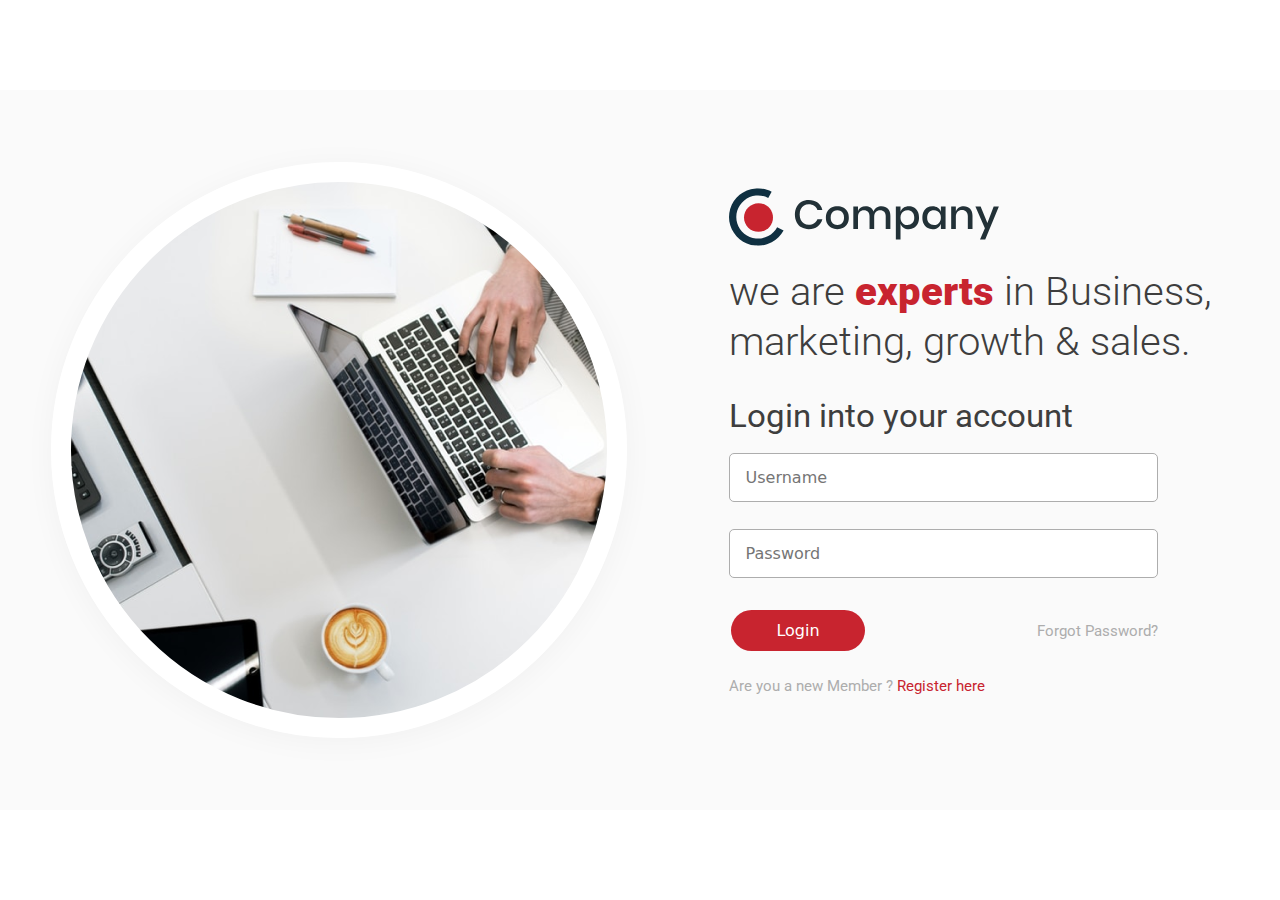
<file: HTML Training Assignment/index.html>
<!DOCTYPE html>
<html lang="en">
  <head>
    <meta charset="UTF-8" />
    <meta http-equiv="X-UA-Compatible" content="IE=edge" />
    <meta name="viewport" content="width=device-width, initial-scale=1.0" />
    <title>login page</title>
    <link href="./css/bootstrap.min.css" rel="stylesheet" />
    <link href="./css/style.css" rel="stylesheet" />
    <link
      rel="stylesheet"
      href="https://fonts.googleapis.com/css?family=Roboto"
    />
  </head>
  <body>
    <div class="login-page ">
      <div class="login-wrapper off-white-bg">
        <div class="image-wrapper">
          <div class="img"></div>
        </div>

        <div class="login-form">
          <div class="form-wrapper">
            <img class="company-logo" src="./images/header-logo.svg" />
            <h1 class="info-text">
              we are <span>experts</span> in Business, marketing, growth &
              sales.
            </h1>
            <p class="form-label">Login into your account</p>
            <div class="form">
              <input
                class="input-username"
                type="text"
                name=""
                id=""
                placeholder="Username"
              />
              <input
                class="input-password"
                type="password"
                name=""
                id=""
                placeholder="Password"
              />
              <div class="login-btn-wrapper">
                <button class="btn-login">
                  <span class="login-text">Login</span>
                </button>
                <p class="forgot-pwd">Forgot Password?</p>
              </div>

              <p class="register-link">
                Are you a new Member ? <span class="link">Register here</span>
              </p>
            </div>
          </div>
        </div>
      </div>
    </div>
  </body>
</html>
</file>
<file: HTML Training Assignment/css/style.css>
* {
  opacity: 1;
  margin: 0px;
  padding: 0px;
}
.off-white-bg {
  background: #fafafa 0% 0% no-repeat padding-box;
}
.white-bg {
  background: #ffffff 0% 0% no-repeat padding-box;
}

.login-page {
  height: 100vh;
  width: 100%;
  display: flex;
  align-items: center;
  justify-content: center;
}
.login-wrapper {
  width: 1560px;
  height: 720px;
  display: flex;
  align-items: center;
  justify-content: space-around;
}
.image-wrapper {
  display: flex;
  align-items: center;
  justify-content: center;
}
.img {
  width: 576px;
  height: 576px;
  border-radius: 50%;
  background: url("../images/hero-image.png");
  box-shadow: 0px 4px 31px #0000000a;
  border: 20px solid #ffffff;
  opacity: 1;
}
.login-form {
  display: flex;
  align-items: center;
  justify-content: center;
  /* margin-left: 162px; */
}
.form-wrapper {
  display: flex;
  flex-direction: column;
  justify-content: start;
}
.company-logo {
  width: 272px;
  height: 58px;
  margin-bottom: 19.17px;
}
.info-text {
  width: 500px;
  height: 100px;
  text-align: left;
  font: normal normal 300 40px/47px Roboto;
  letter-spacing: 0px;
  color: #3e3e3e;
  margin-bottom: 31.17px;
}
.info-text span {
  font: normal normal 900 40px/53px Roboto;
  letter-spacing: 0px;
  color: #c8242f;
}
.form-label {
  /* width: 260px; */
  height: 33px;
  text-align: left;
  font: normal normal normal 33px Roboto;
  letter-spacing: 0px;
  color: #3e3e3e;
  margin-bottom: 23.45px;
}
.form {
  display: flex;
  flex-direction: column;
  width: 429px;
}
.input-username {
  height: 49px;
  background: #ffffff 0% 0% no-repeat padding-box;
  border: 1px solid #adadad;
  border-radius: 5px;
  padding: 0px 14.5px 0px 15.5px;
  margin-bottom: 27px;
}
.input-password {
  height: 49px;
  background: #ffffff 0% 0% no-repeat padding-box;
  border: 1px solid #adadad;
  border-radius: 5px;
  padding: 0px 14.5px 0px 15.5px;
  margin-bottom: 30.5px;
}
.login-btn-wrapper {
  display: flex;
  justify-content: space-between;
  margin-bottom: 23.13px;
}
.btn-login {
  width: 138px;
  height: 45px;
  background: #c8242f 0% 0% no-repeat padding-box;
  border-radius: 23px;
  border-color: rgba(255, 255, 255, 0);
}
.login-text {
  font: normal normal medium 18px/24px Roboto;
  background: #c8242f;
  color: #ffffff;
}
.forgot-pwd {
  height: 20px;
  font: normal normal normal 15px/20px Roboto;
  color: #adadad;
  margin-top: auto;
  margin-bottom: auto;
}
.register-link {
  height: 20px;
  text-align: left;
  font: normal normal normal 15px/20px Roboto;
  color: #adadad;
}
.link {
  height: 20px;
  text-align: left;
  font: normal normal normal 15px/20px Roboto;
  color: #c8242f;
}
/* //mobile// */

@media only screen and (min-width: 783px) and (max-width: 1024px) {
  .login-wrapper {
    width: 100%;
  }
  .img {
    height: 450px;
    width: 450px;
  }
  .company-logo {
    height: 45px;
  }
  .info-text {
    font-size: 30px;
    width: 300px;
    margin-bottom: 20px;
    height: fit-content;
  }
  .info-text span {
    font-size: 35px;
  }
  .form-label {
    font-size: 28px;
  }
  .form {
    width: 300px;
  }
}
@media only screen and (min-width: 360px) and (max-width: 782px) {
  .login-wrapper {
    flex-direction: column;
  }
  .login-wrapper {
    margin-top: 100px;
    height: 1500px;
    justify-content: center;
  }
  .img {
    width: 360px;
    height: 360px;
    background-position: center;
    border-width: 2px;
    /* margin-top: 20px; */
  }
  .form-wrapper {
    align-items: center;
    justify-content: center;
    width: 100vw;
  }
  .info-text {
    font-size: 25px;
    width: 100vw;
    margin-bottom: 20px;
    height: fit-content;
    text-align: center;
  }
  .info-text span{
    /* font-size: 25px; */
  }
  .form {
    width: 100vw;
    padding: 0px 2px 0px 2px;
  }
}

/* //dashboard// */

.dashboard {
  max-width: 1560px;
  max-height: 100vh;
  margin: 0px auto 0px auto;
}
.dashboard-wrapper {
  max-width: 1560px;
}
.navbar {
  max-width: 1560px;
  height: 80px;
  padding: 29px 34px;
}
.nav-wrapper {
  width: 1560px;
  height: 100%;
  display: flex;
  align-items: center;
  justify-content: space-between;
}
.nav-left {
  display: flex;
}
#toggle {
  display: none;
}
.expand-icon {
  width: 20px;
  height: 18px;
  margin-right: 25px;
  display: none;
  cursor: pointer;
}
/* //sidebar// */

.nav-logo {
  width: 142px;
  height: 30px;
  background-image: url("../images/header-logo.svg");
}
.nav-search {
  display: flex;
  align-items: center;
  width: 100px;
  margin-left: 76.67px;
}
.nav-search-field {
  border: #fffefe00;
}
.search-icon {
  width: 16px;
  height: 16px;
  margin-right: 14.74px;
}
.nav-right {
  display: flex;
  align-items: center;
}
.notify-img {
  width: 22px;
  height: 21px;
  margin-right: 52.28px;
}
.profile-img {
  width: 44px;
  height: 44px;
  /* UI Properties */
  background: transparent url("../images/profile.png") 0% 0% no-repeat
    padding-box;
}
.username {
  width: 70px;
  height: 21px;
  /* UI Properties */
  text-align: left;
  font: normal normal normal 16px/21px Roboto;
  letter-spacing: 0px;
  color: #000000;
  margin-left: 12px;
}
.down-arrow {
  width: 20px;
  height: 15px;
  margin-right: 43.53px;
  margin-left: 14.54px;
}

.page {
  display: flex;
}
.sidebar {
  width: 242px;
  height: 1279px;
}
.sidebar-items {
  margin: 30px 25px 30px 25px;
}
.sidebar-item {
  margin: auto;
  width: 183px;
  height: 43px;

  border-radius: 5px;
  display: flex;
  align-items: center;
  margin-bottom: 5px;
}
.active-item {
  background: #fff3f4 0% 0% no-repeat padding-box;
}
.dashboard-sidebar-icon {
  width: 24px;
  height: 24px;

  margin-left: 17.5px;
}
.sidebar-text {
  height: 21px;
  text-align: left;
  font: normal normal normal 16px/21px Roboto;
  margin-left: 12.5px;
}
.active-text {
  background: #fff3f4 0% 0% no-repeat padding-box;
}
.active-img {
  background: #fff3f4 0% 0% no-repeat padding-box;
}

.sidebar-item > h6 {
  margin-bottom: 0;
}

.dashboard-page {
  background: #fafafa 0% 0% no-repeat padding-box;
  padding: 50px 40.74px 51px 43px;
  display: flex;
  max-width: 1318px;
  flex-direction: column;
}
.page-title {
  width: 146px;
  height: 39px;
  /* UI Properties */
  text-align: left;
  font-family: Roboto;
  font-size: 30px;
  font-weight: 600;
  letter-spacing: 0px;
  color: #000000;
  background: #fafafa 0% 0% no-repeat padding-box;
}

.product-analysis {
  margin-top: 22.25px;
  max-width: 1400px;
}
.counts {
  display: grid;
  grid-template-columns: auto auto auto auto auto;
  background: #fafafa 0% 0% no-repeat padding-box;
}
.count {
  width: 219px;
  height: 116px;
  background: #ffffff 0% 0% no-repeat padding-box;
  display: flex;
  align-items: center;
  justify-content: center;
}
.count img {
  width: 33px;
  height: 33px;
}

.charts img {
  background: #fafafa 0% 0% no-repeat padding-box;
}
.product-text {
  display: flex;
  flex-direction: column;
  margin-left: 19.13px;
}
.number {
  width: 77px;
  height: 33px;
  /* UI Properties */
  text-align: left;
  font-family: Roboto;
  font-size: 25px;
  font-weight: bold;
  letter-spacing: 0px;
  color: #3e3e3e;
}
.count-text {
  width: fit-content;
  height: 20px;
  text-align: left;
  font-family: Roboto;
  font-size: 20px;
  letter-spacing: 0px;
  color: #3e3e3e;
}
.charts {
  display: flex;
  width: 100%;
  justify-content: space-between;
  margin-top: 30px;
  margin-bottom: 33px;
}
.sales-graph {
  width: 802px;
  height: 400px;
  border-radius: 5px;
  display: flex;
  justify-content: center;
  flex-direction: column;
  background: #ffffff 0% 0% no-repeat padding-box;

  padding: 23.52px 47.5px 28.9px 28px;
}
.sales-graph-nav {
  height: 30px;
}
.sales-nav-item {
  padding-bottom: 37.98px;
  display: flex;
  justify-content: space-between;
}
.nav-text-sale {
  width: 43px;
  height: 29px;
  /* UI Properties */
  text-align: left;
  font-family: Roboto;
  font-size: 20px;
  letter-spacing: 0px;
  color: #3e3e3e;
  font-weight: bold;
}
.nav-right-text {
  width: 162px;
  display: flex;
  justify-content: space-between;
  align-items: center;
}
.time-option {
  height: 16px;
  width: 100%;
  font: normal normal normal 12px/16px Roboto;
  letter-spacing: 0px;
  color: #adadad;
  display: flex;
  justify-content: space-between;
}
.active-time-option {
  color: #c8242f;
  padding-bottom: 10px;
  border-bottom: 1px solid #c8242f;
}
.paichart {
  width: 385px;
  height: 398px;
  border-radius: 5px;
  display: flex;
  flex-direction: column;
  align-items: center;
  justify-content: center;
}

.country {
  display: flex;
  align-items: center;
}

.countries .country .color {
  width: 18px;
  height: 18px;
  border-radius: 50%;
  margin-right: 9px;
}
.countries .country .color_1 {
  background-color: #c8242f;
}
.countries .country .color_2 {
  background-color: #a2b86c;
}
.countries .country .color_3 {
  background-color: #f16c20;
}
.countries .country .color_4 {
  background-color: #ebc844;
}

.invoice {
  padding-left: 29px;
  padding-right: 29px;
}
.heading {
  margin-top: 22.52px;
}
.text-success {
  width: 50px;
  height: 26px;
  font-size: 15px;
  padding: 5px;
  border-radius: 5px;
  background-color: #ebffef;
}
.text-danger {
  width: 50px;
  height: 26px;
  font-size: 15px;
  padding: 5px;
  border-radius: 5px;
  background-color: #fff5f5;
}
.text-secondary {
  width: 50px;
  height: 26px;
  font-size: 15px;
  padding: 5px;
  border-radius: 5px;
  background-color: #f8f8f8;
}
.view-all {
  color: #c8242f;
}
@media only screen and (min-width: 1224px) {
  .dashboard-page {
    padding: 10px 10px 10px 10px;
    width: 100%;
  }
  .counts {
    justify-content: space-evenly;
  }
  .charts {
    justify-content: space-evenly;
  }
  .count {
    width: 160px;
    height: 90px;
    border-radius: 10px;
  }
  .count img {
    height: 30px;
    width: 30px;
  }

  .number {
    font-size: 20px;
  }
  .count-text {
    font-size: 15px;
  }
  .sales-graph {
    width: 600px;
    height: 400px;
    padding: 10px 10px 10px 10px;
  }
  .paichart {
    width: 300px;
    height: 400px;
    border-radius: 5px;
    display: flex;
    flex-direction: column;
    align-items: center;
    justify-content: center;
  }
}

@media only screen and (min-width: 992px) and (max-width: 1023px) {
  .dashboard-page {
    padding: 10px 10px 10px 10px;
  }
  .counts {
    display: grid;
    grid-template-columns: auto auto auto;
    row-gap: 10px;
  }
  .count {
    width: 160px;
    height: 90px;
    border-radius: 10px;
  }
  .count img {
    height: 25px;
    width: 25px;
  }

  .number {
    font-size: 20px;
  }
  .count-text {
    font-size: 15px;
  }
  .charts {
    flex-direction: column;
    align-items: center;
  }
  .sales-graph {
    width: 500px;
    height: 250px;
  }
  .paichart {
    width: 500px;
    height: 250px;
    flex-direction: row;
  }
  .notation {
    flex-direction: column;
  }
}
@media only screen and (min-width: 741px) and (max-width: 991px) {
  .dashboard-page {
    padding: 10px 10px 10px 10px;
    width: 100%;
  }
  .counts {
    display: grid;
    grid-template-columns: auto auto auto auto;
    row-gap: 10px;
  }
  .count {
    width: 160px;
    height: 90px;
    border-radius: 10px;
  }
  .count img {
    height: 25px;
    width: 25px;
  }

  .number {
    font-size: 20px;
  }
  .count-text {
    font-size: 15px;
  }
  .charts {
    flex-direction: column;
    align-items: center;
  }
  .sales-graph {
    width: 500px;
    height: 250px;
  }
  .paichart {
    width: 500px;
    height: 250px;
    flex-direction: row;
  }
  .notation {
    flex-direction: column;
  }
}

@media only screen and (min-width: 516px) and (max-width: 740px) {
  .dashboard-page {
    width: 100%;
    padding: 10px 10px 10px 10px;
  }
  .counts {
    display: grid;
    grid-template-columns: auto auto auto;
    row-gap: 10px;
  }
  .count {
    width: 160px;
    height: 90px;
    border-radius: 10px;
  }
  .count img {
    height: 25px;
    width: 25px;
  }

  .number {
    font-size: 20px;
  }
  .count-text {
    font-size: 15px;
  }
  .charts {
    flex-direction: column;
    align-items: center;
  }
  .sales-graph {
    width: 500px;
    height: 250px;
  }
  .paichart {
    width: 500px;
    height: 250px;
    flex-direction: row;
  }
  .notation {
    flex-direction: column;
  }
}
@media only screen and (min-width: 360px) and (max-width: 516px) {
  .dashboard-page {
    padding: 10px 10px 10px 10px;
    width: 100%;
  }
  .counts {
    display: grid;
    grid-template-columns: auto auto;
    row-gap: 10px;
  }
  .count {
    width: 160px;
    height: 90px;
    border-radius: 10px;
  }
  .count img {
    height: 25px;
    width: 25px;
  }

  .number {
    font-size: 20px;
  }
  .count-text {
    font-size: 15px;
  }
  .charts {
    flex-direction: column;
    align-items: center;
  }
  .sales-graph {
    width: 390px;
    height: 200px;
    padding: 10px 10px 10px 25px;
  }
  .paichart {
    width: 400px;
    height: 400px;
    flex-direction: column;
  }
  .notation {
    flex-direction: row;
  }
}

/* //navbar only// */
@media only screen and (min-width: 360px) and (max-width: 800px) {
  .nav-logo {
    background-image: url("../images/mobile-header-logo.svg");
    width: 40px;
    background-repeat: no-repeat;
    background-position: center;
  }
  .down-arrow {
    margin-right: 3px;
  }
  .nav-search {
    margin-left: 10px;
  }
  .notify-img {
    display: none;
  }
  .navbar {
    padding: 5px 10px 5px 10px;
  }
  .toggle-button {
    padding: 3px;
  }
}

/* //analysis// */
.innerpage {
  max-width: 1560px;
  min-height: fit-content;
  margin: 0px auto 0px auto;
}

.analysis-form {
  width: 1318px;
  padding: 40.75px 50px 40px 50px;
}
.page-title h5 {
  width: 113px;
  height: 39px;
  text-align: left;
  letter-spacing: 0px;
  font-family: roboto;
  font-size: 30px;
  font-weight: bold;
  color: #000000;
}
.analysis-form-wrapper {
  padding: 22.5px 30.5px 22.5px 30.5px;
}
.sub-title span {
  width: 121px;
  height: 29px;
  font-size: 22px;
  font-family: Roboto;
  color: #3e3e3e;
}
.sub-title {
  margin-top: 22.52px;
  margin-bottom: 15px;
}
.one-column {
  margin-bottom: 44.2px;
}
.two-field {
  width: 563px;
  height: 49px;
  border: 1px solid #adadad;
}

.did-floating-label-content {
  position: relative;
  margin-bottom: 20px;
}
.did-floating-label {
  font-size: 13px;
  font-weight: normal;
  position: absolute;
  pointer-events: none;
  left: 15px;
  top: 11px;
  padding: 0 5px;
  background: #fff;
}

.did-floating-input:not(:placeholder-shown) ~ .did-floating-label {
  top: -8px;
  font-size: 13px;
}
.two-column {
  margin-bottom: 44.2px;
}
.three-column-field {
  width: 364px;
  height: 47px;
  border-radius: 5px;
}
.three-column {
  margin-bottom: 35.02px;
}
.four-column {
  width: 266px;
  height: 49px;
  border: 1px solid #adadad;
  border-radius: 5px;
}
.four-column-main {
  margin-bottom: 43.42px;
}
.upload-btn {
  width: 124px;
  height: 36px;
  border: 1px solid #c8242f;
  border-radius: 18px;
}
.upload-file-text span {
  width: 91px;
  height: 16px;
  font-family: Roboto;
  font-size: 12px;
  color: #adadad;
}
.upload {
  margin-bottom: 36.15px;
}
.sub-title-2 {
  height: 24px;
  font-size: 18px;
  font-family: Roboto;
  color: #3e3e3e;
  margin-bottom: 15.85px;
  font-weight: bold;
}

input[type="radio"] {
  accent-color: #ff0000;
}
.radio-button {
  margin-bottom: 32.52px;
}

.contain {
  display: block;
  position: relative;
  /* padding-left: 35px; */
  /* margin-bottom: 12px; */
  cursor: pointer;
  font-size: 22px;
  -webkit-user-select: none;
  -moz-user-select: none;
  -ms-user-select: none;
  user-select: none;
}

/* Hide the browser's default checkbox */
.contain input {
  position: absolute;
  opacity: 0;
  cursor: pointer;
  height: 0;
  width: 0;
}

/* Create a custom checkbox */
.checkmark {
  position: absolute;
  top: 0;
  left: 0;
  height: 16px;
  width: 16px;
  background-color: #eee;
}
.contain:hover input ~ .checkmark {
  background-color: #ccc;
}
.contain input:checked ~ .checkmark {
  background-color: red;
}
.checkmark:after {
  content: "";
  position: absolute;
  display: none;
}
.contain input:checked ~ .checkmark:after {
  display: block;
}
.contain .checkmark:after {
  left: 5px;
  top: 3px;
  width: 5px;
  height: 9px;
  border: solid white;
  border-width: 0 3px 3px 0;
  -webkit-transform: rotate(45deg);
  -ms-transform: rotate(45deg);
  transform: rotate(45deg);
}
.check-text {
  position: relative;
  margin-left: 20px;
  top: -3px;
}
.check-box {
  margin-bottom: 33px;
}
.snakes {
  margin-bottom: 34.15px;
}
.snack {
  width: 563px;
  height: 44px;
  padding: 5px;
}
.snack-img {
  height: 20px;
  width: 20px;
}
.snack-1 {
  border: 1px solid #ff3535;
  color: #ff3535;
}
.snack-2 {
  border: 1px solid #00b9e1;
  color: #00b9e1;
}
.snack-3 {
  border: 1px solid #ffa800;
  color: #ffa800;
}
.snack-4 {
  border: 1px solid #00af27;
  color: #00af27;
}
.button-1 {
  width: 124px;
  height: 45px;
  color: white;
  background: #c8242f;
  border-radius: 23px;
}
.button-2 {
  width: 145px;
  height: 44px;
  color: #c8242f;
  border: 1px solid #c8242f;
  border-radius: 22px;
  margin-left: 20.5px;
}
.call-to-action {
  margin-bottom: 34.65px;
}
.active-tab {
  border-bottom: 3px solid red;
  color: #c8242f;
}
.tab {
  width: 70px;
  font-size: 15px;
  font-family: roboto;

  margin-right: 10px;
  padding-bottom: 13.37px;
}
.line hr {
  height: 1px;
  position: relative;
  top: -18px;
}

/* /// inner page responsive  /// */
@media only screen and (min-width: 1316px) and (max-width: 1540px) {
  .two-field {
    width: 450px;
  }
  .three-column-field {
    width: 300px;
  }
  .four-column {
    width: 200px;
  }
  .snack {
    width: 450px;
  }
}
@media only screen and (min-width: 872px) and (max-width: 1315px) {
  .two-field {
    width: 350px;
  }
  .three-column-field {
    width: 200px;
  }
  .four-column {
    width: 150px;
  }
  .snack {
    width: 350px;
  }
}
@media only screen and (min-width: 746px) and (max-width: 871px) {
  .four-columns-inputs {
    flex-direction: column;
  }
  .two-column-input-1 {
    flex-direction: column;
  }
  .two-column-input-2 {
    flex-direction: column;
  }
  .snacks-fields-1 {
    flex-direction: column;
  }
  .snacks-fields-2 {
    flex-direction: column;
  }

  .two-field {
    width: 500px;
    margin-bottom: 10px;
  }
  .three-column-field {
    width: 200px;
  }
  .four-column {
    width: 350px;
  }
  .snack {
    width: 500px;
    margin-bottom: 10px;
  }
}

@media only screen and (min-width: 746px) and (max-width: 780px) {
  .three-column-field {
    width: 400px;
  }
  .three-column-inputs {
    flex-direction: column;
  }
}
@media only screen and (min-width: 360px) and (max-width: 745px) {
  .analysis-form {
    width: 100%;
    padding: 10.75px 15px 10px 15px;
  }
  .four-columns-inputs {
    flex-direction: column;
  }
  .two-column-input-1 {
    flex-direction: column;
  }
  .two-column-input-2 {
    flex-direction: column;
  }
  .snacks-fields-1 {
    flex-direction: column;
  }
  .snacks-fields-2 {
    flex-direction: column;
  }
  .three-column-inputs {
    flex-direction: column;
  }
  .two-field {
    width: 100%;
    margin-bottom: 10px;
  }
  .three-column-field {
    width: 60%;
    margin-bottom: 10px;
  }
  .four-column {
    width: 60%;
    margin-bottom: 10px;
  }
  .snack {
    width: 100%;
    margin-bottom: 10px;
  }
}
</file>
